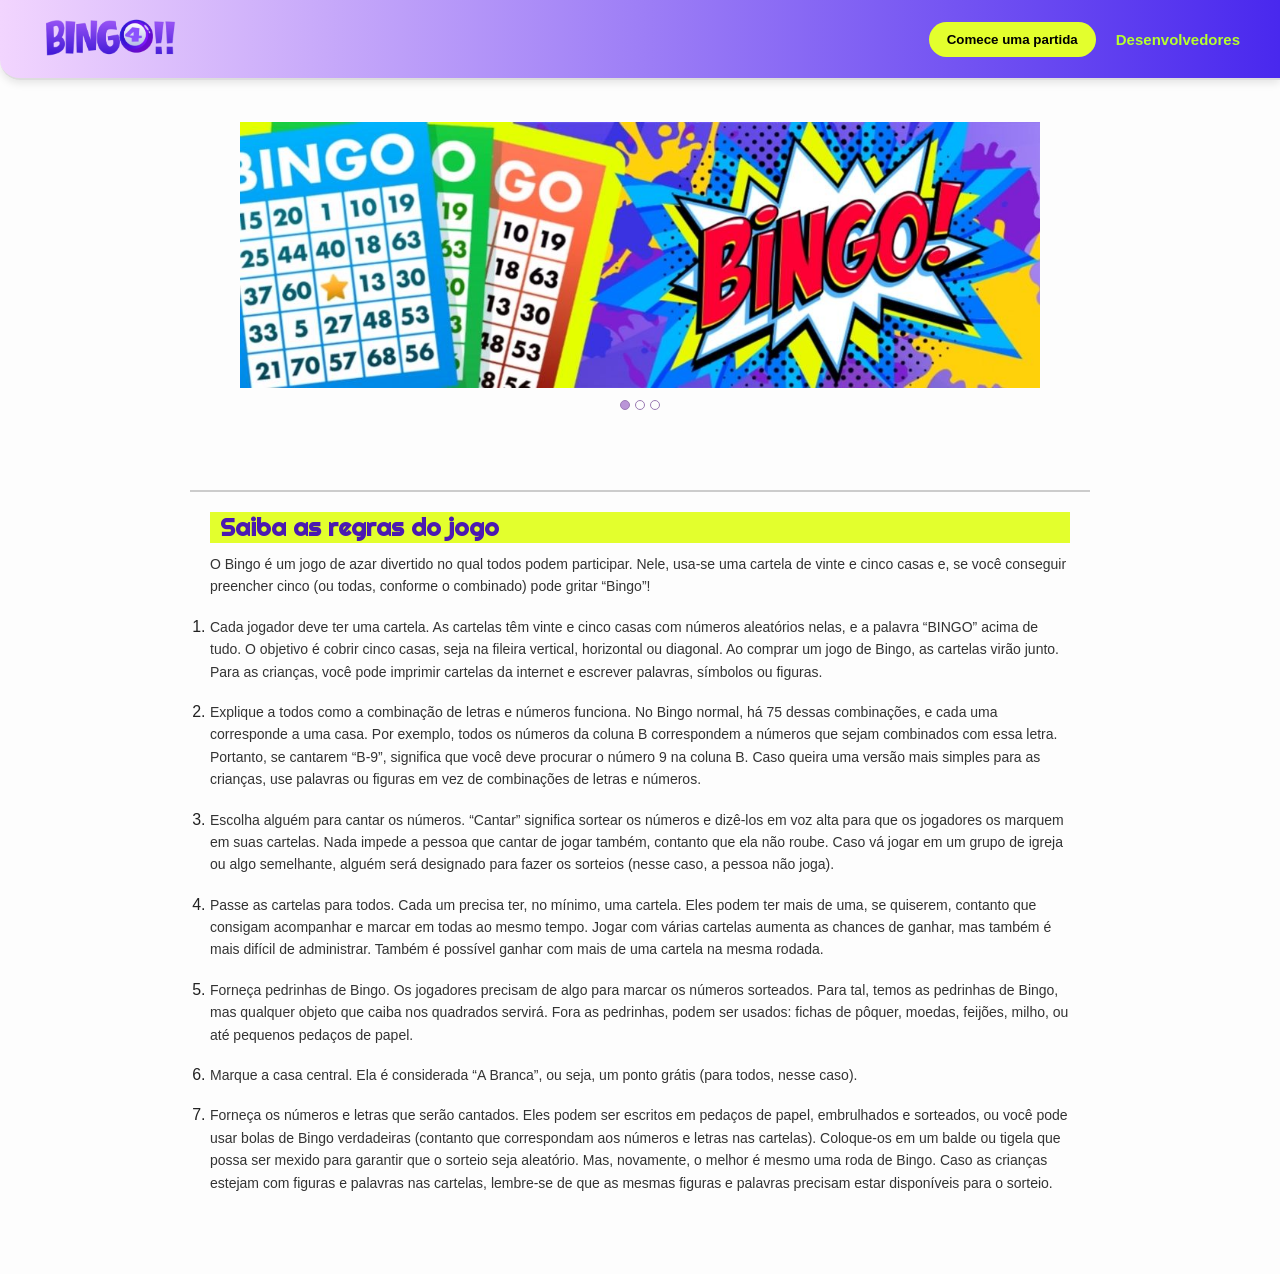
<file: index.html>
<!DOCTYPE html>
<html lang="pt-BR">

<head>
  <meta charset="UTF-8">
  <meta name="viewport" content="width=device-width, initial-scale=1.0">
  <title>BINGO!!</title>
  <link rel="stylesheet" href="./css/style.css">
  <link rel="stylesheet" href="../css/nav.css">
  <link rel="stylesheet" href="./css/carrossel.css">
  <link rel="icon" href="./img/fav-bingo.png">
</head>

<body>

  <header>
    <a href="./index.html">
      <div class="logo">
        <img src="./img/bingo.png" alt="" width="140px" height="50px">
      </div>
    </a>

    <!--navbar-->
    <nav>
      <a href="./html/bingoo.html"><button class="btn">Comece uma partida</button></a>
      <a href="./html/dev.html">Desenvolvedores</a>
    </nav>

  </header>

  <!--carrossel-->
  <div class="slider">
    <div class="slides">
      <!--Radio Buttons-->
      <input type="radio" name="radio-btn" id="radio1">
      <input type="radio" name="radio-btn" id="radio2">
      <input type="radio" name="radio-btn" id="radio3">
      <!--Fim Radio Buttons-->

      <!--Slide Images-->
      <div class="slide first">
        <img src="./img/art1.jpg" alt="Imagem 1">
      </div>

      <div class="slide">
        <img src="./img//art2.jpg" alt="Imagem 1">
      </div>

      <div class="slide">
        <img src="./img/art3.jpg" alt="Imagem 1">
      </div>
      <!--Fim Slide Images-->

      <!--Automatic Navigation-->
      <div class="nav-auto">
        <div class="auto-btn1"></div>
        <div class="auto-btn2"></div>
        <div class="auto-btn3"></div>
      </div>

      <!--Manual Navigation-->
      <div class="manual-navigation">
        <label for="radio1" class="manual-btn"></label>
        <label for="radio2" class="manual-btn"></label>
        <label for="radio3" class="manual-btn"></label>
      </div>

    </div>
  </div>




  <!--explicação do jogo-->
  <section>
    <h2>Saiba as regras do jogo</h2>
    <p>
      O Bingo é um jogo de azar divertido no qual todos podem participar. Nele, usa-se uma cartela de vinte e cinco
      casas e, se você conseguir preencher cinco (ou todas, conforme o combinado) pode gritar “Bingo”!
    </p>

    <br>

    <!--regras do jogo-->
    <ol>

      <li>
        <p>
          Cada jogador deve ter uma cartela. As cartelas têm vinte e cinco casas com números aleatórios nelas, e a
          palavra “BINGO” acima de tudo. O objetivo é cobrir cinco casas, seja na fileira vertical, horizontal ou
          diagonal.
          Ao comprar um jogo de Bingo, as cartelas virão junto.
          Para as crianças, você pode imprimir cartelas da internet e escrever palavras, símbolos ou figuras.
        </p>
      </li>
      <br>
      <li>
        <p>
          Explique a todos como a combinação de letras e números funciona. No Bingo normal, há 75 dessas combinações, e
          cada uma corresponde a uma casa.
          Por exemplo, todos os números da coluna B correspondem a números que sejam combinados com essa letra.
          Portanto, se cantarem “B-9”, significa que você deve procurar o número 9 na coluna B.
          Caso queira uma versão mais simples para as crianças, use palavras ou figuras em vez de combinações de letras
          e números.
        </p>
      </li>
      <br>
      <li>
        <p>
          Escolha alguém para cantar os números. “Cantar” significa sortear os números e dizê-los em voz alta para que
          os jogadores os marquem em suas cartelas. Nada impede a pessoa que cantar de jogar também, contanto que ela
          não roube.
          Caso vá jogar em um grupo de igreja ou algo semelhante, alguém será designado para fazer os sorteios (nesse
          caso, a pessoa não joga).
        </p>
      </li>
      <br>
      <li>
        <p>

          Passe as cartelas para todos. Cada um precisa ter, no mínimo, uma cartela. Eles podem ter mais de uma, se
          quiserem, contanto que consigam acompanhar e marcar em todas ao mesmo tempo.
          Jogar com várias cartelas aumenta as chances de ganhar, mas também é mais difícil de administrar.
          Também é possível ganhar com mais de uma cartela na mesma rodada.
        </p>
      </li>
      <br>
      <li>
        <p>

          Forneça pedrinhas de Bingo. Os jogadores precisam de algo para marcar os números sorteados. Para tal, temos as
          pedrinhas de Bingo, mas qualquer objeto que caiba nos quadrados servirá.
          Fora as pedrinhas, podem ser usados: fichas de pôquer, moedas, feijões, milho, ou até pequenos pedaços de
          papel.
        </p>
      </li>
      <br>
      <li>
        <p>

          Marque a casa central. Ela é considerada “A Branca”, ou seja, um ponto grátis (para todos, nesse caso).
      </li>
      <br>
      <li>
        <p>

          Forneça os números e letras que serão cantados. Eles podem ser escritos em pedaços de papel, embrulhados e
          sorteados, ou você pode usar bolas de Bingo verdadeiras (contanto que correspondam aos números e letras nas
          cartelas).
          Coloque-os em um balde ou tigela que possa ser mexido para garantir que o sorteio seja aleatório. Mas,
          novamente, o melhor é mesmo uma roda de Bingo.
          Caso as crianças estejam com figuras e palavras nas cartelas, lembre-se de que as mesmas figuras e palavras precisam estar disponíveis para o sorteio.
        </p>
      </li>
    </ol>
  </section>


  <script src="js/carrossel.js"></script>
</body>

</html>
</file>
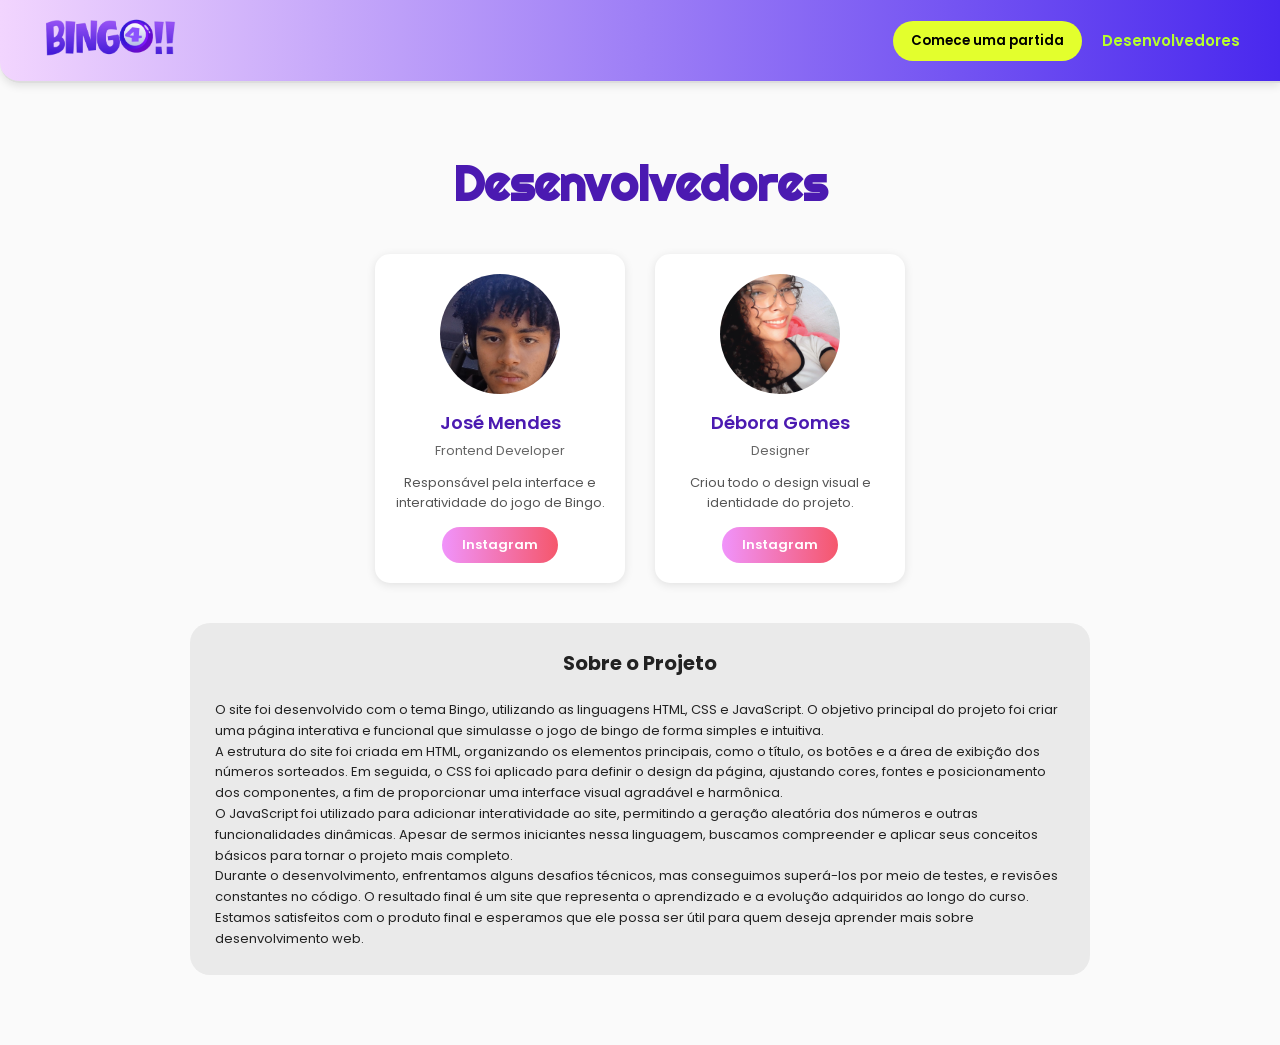
<file: html/dev.html>
<!DOCTYPE html>
<html lang="pt-BR">

<head>
  <meta charset="UTF-8">
  <meta name="viewport" content="width=device-width, initial-scale=1.0">
  <title>BINGO!! - Desenvolvedores</title>
  <link rel="icon" href="../img/fav-bingo.png">
  <link rel="stylesheet" href="../css/dev.css">
  <link rel="stylesheet" href="../css/nav.css">
  <link rel="stylesheet" href="../css/teste.css">
</head>

<body>

  <header>
    <a href="../index.html">
      <div class="logo">
        <img src="../img/bingo.png" alt="Logotipo Bigoo!!" width="140px" height="50px">
      </div>
    </a>
    <nav>
      <a href="../html/bingoo.html"><button class="btn">Comece uma partida</button></a>
      <a href="#">Desenvolvedores</a>
    </nav>
  </header>

  <main>
    <h1>Desenvolvedores</h1>

    <!--bloco dos devs-->
    <section class="dev-cards">

      <div class="container">

        <!-- Card 1 -->
        <div class="dev-card">
          <div class="dev-foto">
            <img src="../img/dark.jpeg" alt="Dev">
          </div>
          <h3 class="dev-name">José Mendes</h3>
          <p class="dev-role">Frontend Developer</p>
          <p class="dev-description">
            Responsável pela interface e interatividade do jogo de Bingo.
          </p>
          <a href="https://instagram.com/kky_dark_" class="instagram-btn" target="_blank">Instagram</a>
        </div>

        <!-- Card 2 -->
        <div class="dev-card">
          <div class="dev-foto">
            <img src="../img/debora.jpeg"alt="Dev">
          </div>
          <h3 class="dev-name">Débora Gomes</h3>
          <p class="dev-role">Designer</p>
          <p class="dev-description">
            Criou todo o design visual e identidade do projeto.
          </p>
          <a href="https://instagram.com/ggdeb_" class="instagram-btn" target="_blank">Instagram</a>
        </div>

      </div>

      <!--descricao de como foi confeccionado-->
      <div class="descricao-site">
        <h2 style="text-align: center;">Sobre o Projeto</h2>
        <br>
        <p>
          O site foi desenvolvido com o tema Bingo, utilizando as linguagens HTML, CSS e JavaScript. O objetivo
          principal do projeto foi criar uma página interativa e funcional que simulasse o jogo de bingo de forma
          simples e intuitiva.
          <br>
          A estrutura do site foi criada em HTML, organizando os elementos principais, como o título, os botões e a área
          de exibição dos números sorteados. Em seguida, o CSS foi aplicado para definir o design da página, ajustando
          cores, fontes e posicionamento dos componentes, a fim de proporcionar uma interface visual agradável e
          harmônica.
          <br>
          O JavaScript foi utilizado para adicionar interatividade ao site, permitindo a geração aleatória dos números e
          outras funcionalidades dinâmicas. Apesar de sermos iniciantes nessa linguagem, buscamos compreender e aplicar
          seus conceitos básicos para tornar o projeto mais completo.
          <br>
          Durante o desenvolvimento, enfrentamos alguns desafios técnicos, mas conseguimos superá-los por meio de
          testes, e revisões constantes no código. O resultado final é um site que representa o aprendizado e a evolução
          adquiridos ao longo do curso. Estamos satisfeitos com o produto final e esperamos que ele possa ser útil para
          quem deseja aprender mais sobre desenvolvimento web.
        </p>
      </div>
    </section>
  </main>

</body>

</html>
</file>
<file: css/style.css>
@import url('https://fonts.googleapis.com/css2?family=Righteous&display=swap');

* {
  margin: 0;
  padding: 0;
  box-sizing: border-box;
  font-family: 'Poppins', sans-serif;
}

body {
  background-color: #fdfdfd;
  color: #222;
}


/* explica */
section {
  max-width: 900px;
  margin: 60px auto;
  padding: 20px;
  border-top: 2px solid #ccc;
}

section h2 {
font-family: 'Righteous', Helvetica, sans-serif;
  font-size: 24px;
  font-weight: 800;
  color: #4b1ab1;
  margin-bottom: 10px;
  background-color: #e3ff2d;
  padding-left: 10px;
}

section p {
  font-size: 14px;
  line-height: 1.6;
  color: #333;
}

/* responsividade */
@media (max-width: 768px) {

  .carrossel {
    height: auto;
    flex-direction: column;
    padding: 40px 20px;
  }

  .carrossel p {
    font-size: 18px;
  }

  section {
    padding: 10px;
  }


}
</file>
<file: css/nav.css>
/* HEADER */
header {
  background: linear-gradient(to right, #f2d5fe, #4928ee);
  display: flex;
  justify-content: space-between;
  align-items: center;
  padding: 12px 40px;
  border-bottom: 2px solid #ddd;
  box-shadow: 0px 3px 8px rgba(0, 0, 0, 0.1);
  flex-wrap: wrap; /* adiciona flex-wrap pra evitar quebra feia */
  border-bottom-left-radius: 20px
}

header nav {
  display: flex;
  align-items: center;
  gap: 20px;
  flex-wrap: wrap;
  justify-content: center;
}

header nav a {
  text-decoration: none;
  color: #b6ff2d;
  font-weight: 600;
  transition: 0.3s;
  font-size: 15px;
}

header nav a:hover {
  color: #4b1ab1;
}

.btn {
  background-color: #e3ff2d;
  color: rgb(0, 0, 0);
  padding: 10px 18px;
  border-radius: 25px;
  border: none;
  cursor: pointer;
  font-weight: 600;
}

.btn:hover {
  background-color: #592cb3;
}

/* responsividade */
@media (max-width: 768px) {
  header {
    flex-direction: column;
    gap: 10px;
    padding: 16px;
    text-align: center;
  }

  header .logo {
    font-size: 24px;
  }

  header nav {
    flex-direction: column;
    gap: 10px;
  }

  .btn {
    width: 100%;
    max-width: 220px;
    font-size: 15px;
  }
}
</file>
<file: css/carrossel.css>
.slider {
    margin: 0 auto;
    width: 800px;
    height: 350px;
    overflow: hidden;
    position: relative;
}

.slides {
    width: 300%;
    height: 350px;
    display: flex;
}

.slides input {
    display: none;
}

.slide {
    width: 33.333%;
    position: relative;
    transition: 1s;
}

.slide img {
    width: 100%;
    height: 100%;
    object-fit: contain;
}

.manual-navigation {
    position: absolute;
    width: 800px;
    bottom: 20px;
    display: flex;
    justify-content: center;
    z-index: 10;
}

.manual-btn {
    width: 10px;
    height: 10px;
    border: 1px solid #9b7bb3;
    border-radius: 10px;
    cursor: pointer;
    transition: 0.5s;
}

.manual-btn:not(:last-child) {
    margin-right: 5px;
}

.manual-btn:hover {
    background: #9b7bb3;
    transform: scale(1.2);
}

#radio1:checked~.first {
    margin-left: 0;
}

#radio2:checked~.first {
    margin-left: -33.333%;
}

#radio3:checked~.first {
    margin-left: -66.666%;
}

.nav-auto {
    position: absolute;
    width: 800px;
    margin-top: 385px;
    display: flex;
    justify-content: center;
    z-index: 9;
}

.nav-auto div {
    width: 10px;
    height: 10px;
    border: 2px solid #ba95d7;
    border-radius: 10px;
    cursor: pointer;
    transition: 0.9s;
}

.nav-auto div:not(:last-child) {
    margin-right: 10px;
}

#radio1:checked ~ .nav-auto .auto-btn1,
#radio1:checked ~ .manual-navigation .manual-btn:nth-child(1) {
    background-color: #ba95d7;
}

#radio2:checked ~ .nav-auto .auto-btn2,
#radio2:checked ~ .manual-navigation .manual-btn:nth-child(2) {
    background-color: #ba95d7;
}

#radio3:checked ~ .nav-auto .auto-btn3,
#radio3:checked ~ .manual-navigation .manual-btn:nth-child(3) {
    background-color: #ba95d7;
}
</file>
<file: css/dev.css>
@import url('https://fonts.googleapis.com/css2?family=Righteous&display=swap');


* {
  margin: 0;
  padding: 0;
  box-sizing: border-box;
  font-family: 'Poppins', sans-serif;
}

body {
  background-color: #fafafa;
  color: #222;
}



/* CONTEÚDO PRINCIPAL */
main {
  max-width: 1100px;
  margin: 50px auto;
  padding: 20px;
}

main h1 {
  font-family: 'Righteous', Helvetica, sans-serif;
  color: #4b1ab1;
  font-size: 48px;
  font-weight: 800;
  margin-bottom: 40px;
  text-align: center;
}

/* DESENVOLVEDORES */
.dev-cards {
  display: flex;
  flex-wrap: wrap;
  gap: 40px;
  justify-content: center;
}

.dev {
  width: 250px;
  text-align: center;
}

.dev .foto {
  width: 100%;
  height: 150px;
  background-color: #d9d9d9;
  border-radius: 12px;
  margin-bottom: 15px;
  overflow: hidden;
}

.dev p {
  font-size: 13px;
  color: #333;
  overflow: hidden;
}

/* DESCRIÇÃO */
.descricao-site {
  width: 100%;
  max-width: 900px;
  flex-basis: auto;
  background-color: #eaeaea;
  border-radius: 20px;
  padding: 25px;
  font-size: 13px;
  line-height: 1.6;
  color: #222;
  overflow: hidden;
}

/* RESPONSIVIDADE */
@media (max-width: 900px) {
  .dev-cards {
    flex-direction: column;
    align-items: center;
  }

  .descricao-site {
    width: 100%;
  }

 
}
</file>
<file: css/teste.css>
@import url('https://fonts.googleapis.com/css2?family=Poppins:wght@400;600&display=swap');

    .container {
      display: flex;
      gap: 30px;
      flex-wrap:nowrap;
      justify-content: center;
      width: 100vw;
      margin: 0 auto;
    }

    .dev-card {
      background: white;
      border-radius: 15px;
      width: 250px;
      padding: 20px;
      text-align: center;
      box-shadow: 0 2px 10px rgba(0, 0, 0, 0.1);
      transition: transform 0.3s ease;
    }

    .dev-card:hover {
      transform: translateY(-5px);
    }

    .dev-foto {
      width: 120px;
      height: 120px;
      border-radius: 50%;
      background-color: #d9d9d9;
      margin: 0 auto 15px;
      overflow: hidden;
    }

    .dev-foto img {
      width: 100%;
      height: 100%;
      object-fit: cover;
    }

    .dev-name {
      font-size: 18px;
      font-weight: 600;
      color: #4b1ab1;
      margin-bottom: 5px;
    }

    .dev-role {
      font-size: 13px;
      color: #666;
      margin-bottom: 12px;
    }

    .dev-description {
      font-size: 13px;
      color: #555;
      line-height: 1.5;
      margin-bottom: 15px;
    }

    .instagram-btn {
      display: inline-block;
      background: linear-gradient(to right, #f093fb, #f5576c);
      color: white;
      text-decoration: none;
      padding: 8px 20px;
      border-radius: 20px;
      font-size: 13px;
      font-weight: 600;
      transition: transform 0.2s ease;
    }

    .instagram-btn:hover {
      transform: scale(1.05);
    }
</file>
